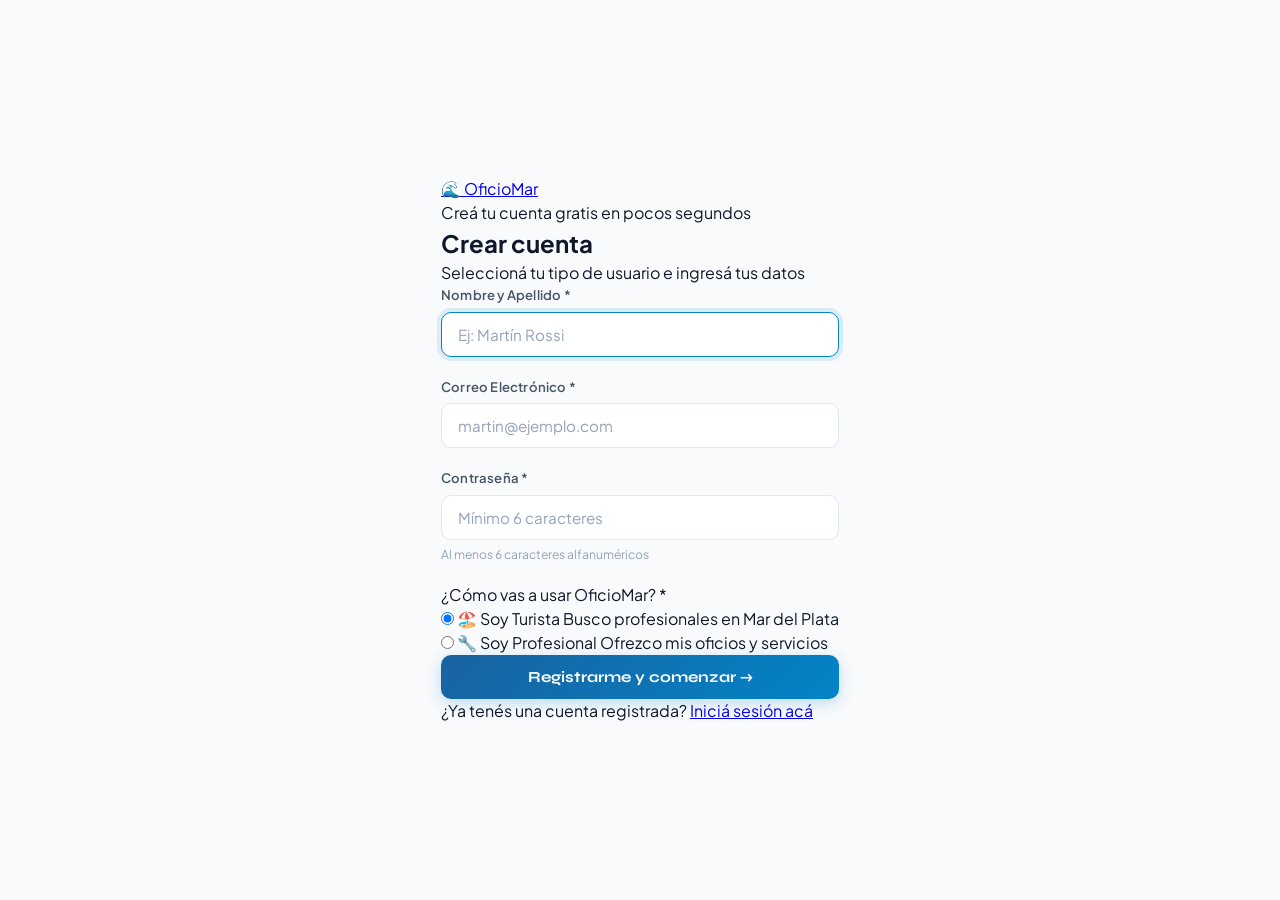
<file: Client/registro.html>
<!DOCTYPE html>
<html lang="es">
<head>
  <meta charset="UTF-8">
  <meta name="viewport" content="width=device-width, initial-scale=1.0">
  <title>OficioMar – Crear Cuenta</title>
  <link rel="stylesheet" href="estilo.css">
  <style>
    body {
      min-height: 100vh;
      display: flex;
      align-items: center;
      justify-content: center;
      background: var(--fondo);
      padding: 1.5rem;
    }
  </style>
</head>
<body>

  <div class="auth-container">
    <div class="auth-card" style="max-width: 440px;">
      
      <!-- LOGO PEQUEÑO ARRIBA -->
      <div class="auth-logo-header">
        <a href="index.php" class="auth-brand">
          <span class="brand-wave">🌊</span>
          <span class="brand-title">Oficio<span>Mar</span></span>
        </a>
        <p class="auth-tagline">Creá tu cuenta gratis en pocos segundos</p>
      </div>

      <!-- TÍTULO DEL FORMULARIO -->
      <div class="auth-header-text">
        <h2>Crear cuenta</h2>
        <p>Seleccioná tu tipo de usuario e ingresá tus datos</p>
      </div>

      <!-- MENSAJE DE ERROR -->
      <div class="alerta-error" id="alertaError">
        ⚠️ El correo ingresado ya existe o los datos son incompletos.
      </div>

      <!-- FORMULARIO DE REGISTRO -->
      <form action="registro.php" method="POST" class="auth-form" autocomplete="on">
        
        <div class="campo">
          <label for="nombre">Nombre y Apellido *</label>
          <input 
            type="text" 
            id="nombre" 
            name="nombre" 
            placeholder="Ej: Martín Rossi" 
            required 
            autocomplete="name"
            autofocus
          >
        </div>

        <div class="campo">
          <label for="email">Correo Electrónico *</label>
          <input 
            type="email" 
            id="email" 
            name="email" 
            placeholder="martin@ejemplo.com" 
            required 
            autocomplete="email"
          >
        </div>

        <div class="campo">
          <label for="contrasena">Contraseña *</label>
          <input 
            type="password" 
            id="contrasena" 
            name="contrasena" 
            placeholder="Mínimo 6 caracteres" 
            minlength="6" 
            required 
            autocomplete="new-password"
          >
          <div class="hint">Al menos 6 caracteres alfanuméricos</div>
        </div>

        <div class="rol-titulo">¿Cómo vas a usar OficioMar? *</div>
        <div class="rol-grid">
          <div>
            <input class="rol-input" type="radio" name="rol" id="rol-turista" value="turista" checked>
            <label class="rol-label" for="rol-turista">
              <span class="icono">🏖️</span>
              <span class="nombre">Soy Turista</span>
              <span class="desc">Busco profesionales en Mar del Plata</span>
            </label>
          </div>
          <div>
            <input class="rol-input" type="radio" name="rol" id="rol-profesional" value="profesional">
            <label class="rol-label" for="rol-profesional">
              <span class="icono">🔧</span>
              <span class="nombre">Soy Profesional</span>
              <span class="desc">Ofrezco mis oficios y servicios</span>
            </label>
          </div>
        </div>

        <button type="submit" class="btn-principal auth-btn">
          Registrarme y comenzar →
        </button>
      </form>

      <!-- ENLACE A INICIAR SESIÓN -->
      <div class="auth-footer">
        <span>¿Ya tenés una cuenta registrada?</span>
        <a href="index.php" class="auth-link">Iniciá sesión acá</a>
      </div>

    </div>
  </div>

  <script src="javascript.js"></script>
</body>
</html>
</file>
<file: Client/estilo.css>
/* =========================================================
   OFICIO MAR – SISTEMA DE DISEÑO MODERNO (DESIGN SYSTEM 2.0)
   ========================================================= */

@import url('https://fonts.googleapis.com/css2?family=Plus+Jakarta+Sans:wght@300;400;500;600;700;800&family=Syne:wght@700;800&display=swap');

:root {
  /* Paleta Marítima / Océano Atlántico Premium */
  --azul-profundo: #091a2e;
  --azul-oscuro: #0f2b4c;
  --azul-medio: #164372;
  --azul-primario: #1a62a0;
  --azul-vibrante: #0284c7;
  --cyan-electrico: #38bdf8;
  --cyan-suave: #e0f2fe;

  /* Neutros y Superficies */
  --fondo: #f8fafc;
  --fondo-alt: #f1f5f9;
  --fondo-dark: #091726;
  --blanco: #ffffff;
  --borde: #e2e8f0;
  --borde-dark: rgba(255, 255, 255, 0.12);
  --borde-focus: #38bdf8;

  /* Tipografía */
  --texto-principal: #0f172a;
  --texto-secundario: #475569;
  --texto-tenue: #94a3b8;
  --texto-blanco: #ffffff;

  /* Estados semánticos */
  --verde: #10b981;
  --verde-suave: #ecfdf5;
  --verde-borde: #a7f3d0;
  --rojo: #ef4444;
  --rojo-suave: #fef2f2;
  --rojo-borde: #fecaca;
  --naranja: #f59e0b;
  --naranja-suave: #fffbeb;
  --naranja-borde: #fde68a;

  /* Sombras y Efectos */
  --sombra-sm: 0 2px 4px rgba(15, 23, 42, 0.05);
  --sombra-md: 0 6px 18px -3px rgba(15, 23, 42, 0.08), 0 3px 8px -2px rgba(15, 23, 42, 0.04);
  --sombra-lg: 0 16px 36px -6px rgba(15, 23, 42, 0.12), 0 6px 14px -3px rgba(15, 23, 42, 0.05);
  --sombra-glow: 0 0 24px rgba(56, 189, 248, 0.35);
  --sombra-card-hover: 0 14px 30px -4px rgba(14, 43, 76, 0.14);

  /* Curvaturas */
  --radius-xs: 6px;
  --radius-sm: 10px;
  --radius-md: 16px;
  --radius-lg: 22px;
  --radius-xl: 30px;

  /* Transición estándar fluida */
  --trans: all 0.26s cubic-bezier(0.4, 0, 0.2, 1);
}

/* RESET */
*, *::before, *::after {
  margin: 0;
  padding: 0;
  box-sizing: border-box;
}

html {
  scroll-behavior: smooth;
}

body {
  font-family: 'Plus Jakarta Sans', sans-serif;
  background: var(--fondo);
  color: var(--texto-principal);
  min-height: 100vh;
  line-height: 1.5;
  -webkit-font-smoothing: antialiased;
}

/* =========================================================
   BARRA DE NAVEGACIÓN
   ========================================================= */
nav {
  background: rgba(255, 255, 255, 0.88);
  backdrop-filter: blur(14px);
  -webkit-backdrop-filter: blur(14px);
  border-bottom: 1px solid var(--borde);
  padding: 0 2rem;
  height: 68px;
  display: flex;
  align-items: center;
  justify-content: space-between;
  position: sticky;
  top: 0;
  z-index: 90;
  box-shadow: var(--sombra-sm);
  transition: var(--trans);
}

.logo {
  font-family: 'Syne', sans-serif;
  font-weight: 800;
  font-size: 1.45rem;
  color: var(--azul-oscuro);
  text-decoration: none;
  display: inline-flex;
  align-items: center;
  gap: 6px;
  letter-spacing: -0.5px;
  transition: transform 0.2s;
}

.logo:hover {
  transform: scale(1.02);
}

.logo span {
  background: linear-gradient(135deg, var(--azul-vibrante), var(--cyan-electrico));
  -webkit-background-clip: text;
  -webkit-text-fill-color: transparent;
}

.nav-right {
  display: flex;
  align-items: center;
  gap: 14px;
}

.nav-badge-role {
  background: var(--azul-medio);
  color: var(--cyan-suave);
  font-size: 0.75rem;
  font-weight: 700;
  padding: 4px 10px;
  border-radius: 999px;
  text-transform: uppercase;
  letter-spacing: 0.5px;
}

.nav-usuario {
  font-size: 0.92rem;
  color: var(--texto-secundario);
  font-weight: 600;
  display: inline-flex;
  align-items: center;
  gap: 8px;
}

.nav-usuario .avatar-mini {
  width: 34px;
  height: 34px;
  border-radius: 50%;
  background: linear-gradient(135deg, var(--cyan-suave), #dbeafe);
  display: flex;
  align-items: center;
  justify-content: center;
  font-size: 1rem;
  border: 2px solid var(--blanco);
  box-shadow: 0 2px 6px rgba(0,0,0,0.06);
}

.btn-salir {
  background: var(--fondo-alt);
  border: 1px solid var(--borde);
  color: var(--texto-secundario);
  padding: 8px 16px;
  border-radius: var(--radius-sm);
  font-family: inherit;
  font-size: 0.85rem;
  font-weight: 600;
  cursor: pointer;
  text-decoration: none;
  display: inline-flex;
  align-items: center;
  gap: 6px;
  transition: var(--trans);
}

.btn-salir:hover {
  background: var(--rojo-suave);
  color: var(--rojo);
  border-color: var(--rojo-borde);
}

/* =========================================================
   FORMULARIOS Y CAMPOS
   ========================================================= */
.campo {
  margin-bottom: 1.25rem;
  position: relative;
}

.campo label {
  display: block;
  font-size: 0.82rem;
  font-weight: 600;
  color: var(--texto-secundario);
  margin-bottom: 7px;
  letter-spacing: 0.2px;
}

.campo input,
.campo select,
.campo textarea {
  width: 100%;
  padding: 12px 16px;
  border: 1.5px solid var(--borde);
  border-radius: var(--radius-sm);
  font-family: inherit;
  font-size: 0.95rem;
  color: var(--texto-principal);
  background: var(--blanco);
  outline: none;
  transition: var(--trans);
}

.campo input:focus,
.campo select:focus,
.campo textarea:focus {
  border-color: var(--azul-vibrante);
  box-shadow: 0 0 0 4px rgba(2, 132, 199, 0.12);
  background: var(--blanco);
}

.campo input::placeholder,
.campo textarea::placeholder {
  color: var(--texto-tenue);
}

.campo .hint {
  font-size: 0.76rem;
  color: var(--texto-tenue);
  margin-top: 5px;
}

/* =========================================================
   BOTONES
   ========================================================= */
.btn-principal {
  width: 100%;
  padding: 13px 20px;
  background: linear-gradient(135deg, var(--azul-primario) 0%, var(--azul-vibrante) 100%);
  color: var(--blanco);
  border: none;
  border-radius: var(--radius-sm);
  font-family: 'Syne', sans-serif;
  font-size: 0.96rem;
  font-weight: 700;
  cursor: pointer;
  text-decoration: none;
  display: inline-flex;
  align-items: center;
  justify-content: center;
  gap: 8px;
  box-shadow: 0 4px 14px rgba(2, 132, 199, 0.25);
  transition: var(--trans);
}

.btn-principal:hover {
  opacity: 0.94;
  transform: translateY(-2px);
  box-shadow: 0 6px 20px rgba(2, 132, 199, 0.35);
}

.btn-principal:active {
  transform: translateY(0);
}

.btn-secundario {
  display: inline-flex;
  align-items: center;
  justify-content: center;
  gap: 8px;
  text-align: center;
  color: var(--azul-primario);
  background: var(--blanco);
  text-decoration: none;
  font-size: 0.92rem;
  font-weight: 600;
  padding: 12px 20px;
  border: 1.5px solid var(--borde);
  border-radius: var(--radius-sm);
  transition: var(--trans);
}

.btn-secundario:hover {
  background: var(--cyan-suave);
  border-color: var(--cyan-electrico);
  color: var(--azul-oscuro);
  transform: translateY(-1px);
}

/* BOTONES DE ACCIÓN RÁPIDA */
.btn-sm {
  padding: 7px 14px;
  font-size: 0.82rem;
  font-weight: 600;
  border-radius: var(--radius-xs);
  border: none;
  cursor: pointer;
  text-decoration: none;
  display: inline-flex;
  align-items: center;
  gap: 5px;
  transition: var(--trans);
}

.btn-verde {
  background: var(--verde);
  color: white;
}
.btn-verde:hover {
  background: #059669;
  transform: translateY(-1px);
}

.btn-rojo {
  background: var(--rojo-suave);
  color: var(--rojo);
  border: 1px solid var(--rojo-borde);
}
.btn-rojo:hover {
  background: var(--rojo);
  color: white;
}

/* =========================================================
   ALERTAS
   ========================================================= */
.alerta-error {
  background: var(--rojo-suave);
  border: 1px solid var(--rojo-borde);
  color: #b91c1c;
  padding: 12px 16px;
  border-radius: var(--radius-sm);
  font-size: 0.88rem;
  font-weight: 500;
  margin-bottom: 1.25rem;
  display: none;
  animation: fadeIn 0.3s ease;
}

.alerta-ok {
  background: var(--verde-suave);
  border: 1px solid var(--verde-borde);
  color: #047857;
  padding: 12px 16px;
  border-radius: var(--radius-sm);
  font-size: 0.88rem;
  font-weight: 500;
  margin-bottom: 1.25rem;
  display: none;
  animation: fadeIn 0.3s ease;
}

.alerta-error.show,
.alerta-ok.show {
  display: block;
}

/* =========================================================
   ANIMACIONES
   ========================================================= */
@keyframes fadeIn {
  from { opacity: 0; transform: translateY(12px); }
  to   { opacity: 1; transform: translateY(0); }
}

@keyframes scaleUp {
  from { opacity: 0; transform: scale(0.95); }
  to   { opacity: 1; transform: scale(1); }
}

@keyframes pulseGlow {
  0% { box-shadow: 0 0 0 0 rgba(16, 185, 129, 0.45); }
  70% { box-shadow: 0 0 0 10px rgba(16, 185, 129, 0); }
  100% { box-shadow: 0 0 0 0 rgba(16, 185, 129, 0); }
}

@keyframes pulseRed {
  0% { box-shadow: 0 0 0 0 rgba(239, 68, 68, 0.45); }
  70% { box-shadow: 0 0 0 10px rgba(239, 68, 68, 0); }
  100% { box-shadow: 0 0 0 0 rgba(239, 68, 68, 0); }
}

/* =========================================================
   BANNER DE URGENCIA Y HERO
   ========================================================= */
.urgencia-strip {
  background: linear-gradient(90deg, #dc2626 0%, #ea580c 100%);
  color: white;
  text-align: center;
  padding: 11px 16px;
  font-size: 0.88rem;
  font-weight: 600;
  cursor: pointer;
  letter-spacing: 0.2px;
  display: flex;
  align-items: center;
  justify-content: center;
  gap: 8px;
  box-shadow: 0 2px 10px rgba(220, 38, 38, 0.2);
  transition: var(--trans);
}

.urgencia-strip:hover {
  filter: brightness(1.1);
  letter-spacing: 0.4px;
}

.hero {
  background: linear-gradient(145deg, #091a2e 0%, #0f325a 50%, #175088 100%);
  padding: 3.5rem 2rem;
  color: white;
  position: relative;
  overflow: hidden;
}

.hero::before {
  content: '';
  position: absolute;
  top: -60px; right: -60px;
  width: 320px; height: 320px;
  border-radius: 50%;
  background: radial-gradient(circle, rgba(56, 189, 248, 0.15), transparent 70%);
  pointer-events: none;
}

.hero-inner {
  max-width: 880px;
  margin: 0 auto;
  position: relative;
  z-index: 1;
}

.hero h2 {
  font-family: 'Syne', sans-serif;
  font-size: 2.1rem;
  font-weight: 800;
  letter-spacing: -0.5px;
  margin-bottom: 0.5rem;
}

.hero h2 span {
  color: var(--cyan-electrico);
}

.hero p {
  color: rgba(255, 255, 255, 0.75);
  font-size: 1rem;
  margin-bottom: 1.8rem;
  font-weight: 400;
  max-width: 600px;
}

.barra-busqueda {
  display: flex;
  align-items: center;
  gap: 10px;
  background: var(--blanco);
  border-radius: var(--radius-md);
  padding: 8px 8px 8px 18px;
  box-shadow: 0 8px 30px rgba(0, 0, 0, 0.25);
  transition: var(--trans);
}

.barra-busqueda:focus-within {
  box-shadow: 0 8px 30px rgba(0, 0, 0, 0.3), 0 0 0 3px var(--cyan-electrico);
}

.barra-busqueda .search-icon {
  font-size: 1.2rem;
  color: var(--texto-tenue);
}

.barra-busqueda input {
  flex: 1;
  border: none;
  outline: none;
  font-family: inherit;
  font-size: 1rem;
  color: var(--texto-principal);
  background: transparent;
}

.barra-busqueda input::placeholder {
  color: #94a3b8;
}

.btn-buscar {
  background: linear-gradient(135deg, var(--azul-primario), var(--azul-vibrante));
  color: white;
  border: none;
  padding: 12px 24px;
  border-radius: var(--radius-sm);
  font-family: 'Syne', sans-serif;
  font-weight: 700;
  font-size: 0.92rem;
  cursor: pointer;
  transition: var(--trans);
}

.btn-buscar:hover {
  opacity: 0.95;
  transform: translateY(-1px);
}

/* =========================================================
   CHIPS DE FILTRADO
   ========================================================= */
.chips {
  display: flex;
  gap: 8px;
  flex-wrap: wrap;
  margin-bottom: 2rem;
}

.chip {
  background: var(--blanco);
  border: 1.5px solid var(--borde);
  color: var(--texto-secundario);
  padding: 8px 18px;
  border-radius: 999px;
  font-size: 0.88rem;
  font-weight: 600;
  cursor: pointer;
  display: inline-flex;
  align-items: center;
  gap: 6px;
  transition: var(--trans);
  box-shadow: var(--sombra-sm);
  user-select: none;
}

.chip:hover {
  border-color: var(--azul-vibrante);
  color: var(--azul-vibrante);
  transform: translateY(-1px);
}

.chip.active {
  background: linear-gradient(135deg, var(--azul-primario), var(--azul-vibrante));
  border-color: transparent;
  color: white;
  box-shadow: 0 4px 14px rgba(2, 132, 199, 0.28);
}

/* =========================================================
   TARJETAS DE PROFESIONALES (CARDS)
   ========================================================= */
.grid {
  display: grid;
  grid-template-columns: repeat(auto-fill, minmax(280px, 1fr));
  gap: 1.4rem;
}

.card {
  background: var(--blanco);
  border-radius: var(--radius-md);
  border: 1px solid var(--borde);
  overflow: hidden;
  box-shadow: var(--sombra-md);
  transition: var(--trans);
  display: flex;
  flex-direction: column;
}

.card:hover {
  transform: translateY(-5px);
  box-shadow: var(--sombra-card-hover);
  border-color: #cbd5e1;
}

.card-top {
  background: linear-gradient(180deg, #f8fafc 0%, #f1f5f9 100%);
  padding: 1.25rem;
  display: flex;
  align-items: center;
  gap: 14px;
  border-bottom: 1px solid var(--borde);
}

.card-top .av {
  width: 52px;
  height: 52px;
  border-radius: var(--radius-sm);
  background: linear-gradient(135deg, var(--cyan-suave), #dbeafe);
  display: flex;
  align-items: center;
  justify-content: center;
  font-size: 1.7rem;
  flex-shrink: 0;
  border: 1.5px solid var(--blanco);
  box-shadow: 0 2px 8px rgba(0,0,0,0.06);
}

.card-nombre {
  font-family: 'Syne', sans-serif;
  font-weight: 700;
  font-size: 1.05rem;
  color: var(--azul-oscuro);
  line-height: 1.2;
}

.card-rubro {
  font-size: 0.8rem;
  font-weight: 600;
  color: var(--azul-vibrante);
  margin-top: 3px;
}

.badge-disp {
  margin-left: auto;
  font-size: 0.72rem;
  font-weight: 700;
  padding: 4px 10px;
  border-radius: 999px;
  display: inline-flex;
  align-items: center;
  gap: 5px;
  flex-shrink: 0;
}

.badge-disp.disponible {
  background: var(--verde-suave);
  color: #047857;
  border: 1px solid var(--verde-borde);
}

.badge-disp.disponible .dot-pulse {
  width: 7px; height: 7px;
  border-radius: 50%;
  background: var(--verde);
  animation: pulseGlow 1.8s infinite;
}

.badge-disp.ocupado {
  background: var(--rojo-suave);
  color: #b91c1c;
  border: 1px solid var(--rojo-borde);
}

.badge-disp.ocupado .dot-pulse {
  width: 7px; height: 7px;
  border-radius: 50%;
  background: var(--rojo);
}

.card-mid {
  padding: 1.2rem;
  flex: 1;
}

.estrellas-wrap {
  display: flex;
  align-items: center;
  gap: 6px;
  margin-bottom: 10px;
}

.estrellas {
  color: #f59e0b;
  letter-spacing: 1px;
  font-size: 0.95rem;
}

.calif-num {
  font-weight: 700;
  color: var(--texto-principal);
  font-size: 0.88rem;
}

.calif-total {
  font-size: 0.78rem;
  color: var(--texto-tenue);
}

.card-detalles {
  display: flex;
  flex-direction: column;
  gap: 6px;
  font-size: 0.84rem;
  color: var(--texto-secundario);
  margin-top: 8px;
}

.detalle-item {
  display: flex;
  align-items: center;
  gap: 6px;
}

.precio-badge {
  margin-top: 12px;
  background: #f0f9ff;
  border: 1px solid #bae6fd;
  color: #0369a1;
  padding: 6px 12px;
  border-radius: var(--radius-xs);
  font-family: 'Syne', sans-serif;
  font-weight: 700;
  font-size: 0.92rem;
  display: inline-block;
}

.card-bot {
  padding: 1rem 1.25rem;
  background: #f8fafc;
  border-top: 1px solid var(--borde);
  display: flex;
  gap: 8px;
}

.btn-contactar {
  flex: 1;
  background: linear-gradient(135deg, var(--azul-primario), var(--azul-vibrante));
  color: white;
  border: none;
  padding: 10px;
  border-radius: var(--radius-sm);
  font-family: 'Syne', sans-serif;
  font-weight: 700;
  font-size: 0.84rem;
  cursor: pointer;
  text-decoration: none;
  text-align: center;
  transition: var(--trans);
}

.btn-contactar:hover {
  opacity: 0.92;
  transform: translateY(-1px);
}

.btn-ver-perfil {
  background: var(--blanco);
  color: var(--texto-secundario);
  border: 1px solid var(--borde);
  padding: 10px 14px;
  border-radius: var(--radius-sm);
  font-weight: 600;
  font-size: 0.84rem;
  cursor: pointer;
  text-decoration: none;
  text-align: center;
  transition: var(--trans);
}

.btn-ver-perfil:hover {
  background: var(--cyan-suave);
  color: var(--azul-oscuro);
  border-color: var(--cyan-electrico);
}

.card.oculta {
  display: none !important;
}

/* =========================================================
   PANEL PROFESIONAL Y DASHBOARD (VISTA MEJORADA)
   ========================================================= */
.dashboard-wrapper {
  max-width: 1060px;
  margin: 0 auto;
  padding: 2rem 1.5rem 4rem;
}

/* CABECERA DEL PROFESIONAL */
.prof-hero-card {
  background: linear-gradient(135deg, #091a2e 0%, #0f325a 60%, #154c82 100%);
  border-radius: var(--radius-lg);
  padding: 2rem;
  color: white;
  margin-bottom: 2rem;
  box-shadow: var(--sombra-lg);
  border: 1px solid rgba(255, 255, 255, 0.1);
  display: flex;
  align-items: center;
  justify-content: space-between;
  flex-wrap: wrap;
  gap: 1.5rem;
}

.prof-hero-left {
  display: flex;
  align-items: center;
  gap: 1.25rem;
  flex-wrap: wrap;
}

.prof-hero-avatar {
  width: 76px;
  height: 76px;
  border-radius: var(--radius-md);
  background: rgba(255, 255, 255, 0.12);
  border: 2px solid rgba(255, 255, 255, 0.25);
  display: flex;
  align-items: center;
  justify-content: center;
  font-size: 2.4rem;
  box-shadow: 0 4px 14px rgba(0, 0, 0, 0.2);
}

.prof-hero-info h2 {
  font-family: 'Syne', sans-serif;
  font-size: 1.7rem;
  font-weight: 800;
  letter-spacing: -0.5px;
}

.prof-hero-info p {
  color: rgba(255, 255, 255, 0.7);
  font-size: 0.9rem;
  margin-top: 3px;
}

.prof-rubro-pill {
  display: inline-flex;
  align-items: center;
  gap: 6px;
  background: rgba(56, 189, 248, 0.18);
  border: 1px solid rgba(56, 189, 248, 0.35);
  color: var(--cyan-brillo);
  font-size: 0.8rem;
  font-weight: 700;
  padding: 3px 12px;
  border-radius: 999px;
  margin-top: 6px;
}

/* TOGGLE DE DISPONIBILIDAD ESTILIZADO */
.disp-toggle-box {
  background: rgba(255, 255, 255, 0.08);
  border: 1px solid rgba(255, 255, 255, 0.15);
  border-radius: var(--radius-md);
  padding: 12px 18px;
  display: flex;
  align-items: center;
  gap: 14px;
}

.disp-toggle-text {
  text-align: right;
}

.disp-toggle-text .disp-status-title {
  font-size: 0.88rem;
  font-weight: 700;
}

.disp-toggle-text .disp-status-sub {
  font-size: 0.75rem;
  color: rgba(255, 255, 255, 0.6);
}

.switch-wrap {
  position: relative;
  display: inline-block;
  width: 58px;
  height: 32px;
}

.switch-wrap input {
  opacity: 0;
  width: 0;
  height: 0;
}

.switch-slider {
  position: absolute;
  cursor: pointer;
  inset: 0;
  background-color: rgba(255, 255, 255, 0.2);
  transition: 0.3s;
  border-radius: 34px;
  border: 1.5px solid rgba(255, 255, 255, 0.3);
}

.switch-slider:before {
  position: absolute;
  content: "";
  height: 22px;
  width: 22px;
  left: 4px;
  bottom: 3.5px;
  background-color: white;
  transition: 0.3s;
  border-radius: 50%;
  box-shadow: 0 2px 6px rgba(0,0,0,0.25);
}

input:checked + .switch-slider {
  background-color: var(--verde);
  border-color: var(--verde);
}

input:checked + .switch-slider:before {
  transform: translateX(25px);
}

/* BARRA DE COMPLETITUD */
.completitud-card {
  background: var(--blanco);
  border: 1px solid var(--borde);
  border-radius: var(--radius-md);
  padding: 1.25rem 1.5rem;
  margin-bottom: 2rem;
  box-shadow: var(--sombra-sm);
  display: flex;
  align-items: center;
  justify-content: space-between;
  gap: 1.5rem;
  flex-wrap: wrap;
}

.completitud-info {
  flex: 1;
  min-width: 240px;
}

.completitud-header {
  display: flex;
  justify-content: space-between;
  margin-bottom: 6px;
  font-size: 0.86rem;
  font-weight: 700;
}

.completitud-header span:first-child {
  color: var(--azul-oscuro);
}

.completitud-header span:last-child {
  color: var(--azul-vibrante);
}

.progress-track {
  width: 100%;
  height: 9px;
  background: var(--fondo-alt);
  border-radius: 999px;
  overflow: hidden;
  position: relative;
}

.progress-bar {
  height: 100%;
  background: linear-gradient(90deg, var(--azul-vibrante), var(--cyan-electrico));
  border-radius: 999px;
  transition: width 0.6s ease;
}

/* STATS KPI */
.stats-grid {
  display: grid;
  grid-template-columns: repeat(auto-fit, minmax(210px, 1fr));
  gap: 1rem;
  margin-bottom: 2rem;
}

.stat-card {
  background: var(--blanco);
  border: 1px solid var(--borde);
  border-radius: var(--radius-md);
  padding: 1.25rem;
  box-shadow: var(--sombra-sm);
  transition: var(--trans);
  position: relative;
  overflow: hidden;
}

.stat-card:hover {
  transform: translateY(-3px);
  box-shadow: var(--sombra-md);
  border-color: #cbd5e1;
}

.stat-card .stat-icon {
  font-size: 1.5rem;
  margin-bottom: 8px;
}

.stat-card .stat-val {
  font-family: 'Syne', sans-serif;
  font-size: 2rem;
  font-weight: 800;
  color: var(--azul-oscuro);
  line-height: 1;
}

.stat-card .stat-desc {
  font-size: 0.8rem;
  font-weight: 600;
  color: var(--texto-secundario);
  margin-top: 6px;
}

/* PESTAÑAS (TABS) DEL DASHBOARD */
.nav-tabs {
  display: flex;
  gap: 8px;
  margin-bottom: 1.5rem;
  border-bottom: 2px solid var(--borde);
  padding-bottom: 8px;
  overflow-x: auto;
}

.tab-btn {
  background: transparent;
  border: none;
  font-family: 'Plus Jakarta Sans', sans-serif;
  font-size: 0.92rem;
  font-weight: 600;
  color: var(--texto-secundario);
  padding: 10px 18px;
  border-radius: var(--radius-sm);
  cursor: pointer;
  display: inline-flex;
  align-items: center;
  gap: 8px;
  transition: var(--trans);
  white-space: nowrap;
}

.tab-btn:hover {
  background: var(--fondo-alt);
  color: var(--azul-oscuro);
}

.tab-btn.active {
  background: var(--azul-oscuro);
  color: white;
  box-shadow: 0 4px 12px rgba(15, 43, 76, 0.2);
}

.tab-btn .badge-count {
  background: var(--azul-vibrante);
  color: white;
  font-size: 0.72rem;
  padding: 2px 7px;
  border-radius: 999px;
  font-weight: 700;
}

.tab-content {
  display: none;
  animation: fadeIn 0.3s ease;
}

.tab-content.active {
  display: block;
}

/* LISTA DE SOLICITUDES */
.solicitudes-list {
  display: flex;
  flex-direction: column;
  gap: 12px;
}

.solicitud-item {
  background: var(--blanco);
  border: 1px solid var(--borde);
  border-radius: var(--radius-md);
  padding: 1.4rem;
  box-shadow: var(--sombra-sm);
  transition: var(--trans);
  display: flex;
  flex-direction: column;
  gap: 12px;
}

.solicitud-item:hover {
  box-shadow: var(--sombra-md);
  border-color: #cbd5e1;
}

.solicitud-head {
  display: flex;
  justify-content: space-between;
  align-items: center;
  flex-wrap: wrap;
  gap: 10px;
}

.solicitud-user {
  font-family: 'Syne', sans-serif;
  font-size: 1.05rem;
  font-weight: 700;
  color: var(--azul-oscuro);
}

.solicitud-fecha {
  font-size: 0.78rem;
  color: var(--texto-tenue);
}

.solicitud-cuerpo {
  background: var(--fondo-alt);
  padding: 12px 14px;
  border-radius: var(--radius-sm);
  font-size: 0.92rem;
  color: var(--texto-secundario);
  line-height: 1.6;
}

.solicitud-meta {
  display: flex;
  gap: 16px;
  font-size: 0.82rem;
  color: var(--texto-secundario);
  flex-wrap: wrap;
}

.solicitud-actions {
  display: flex;
  gap: 8px;
  justify-content: flex-end;
  flex-wrap: wrap;
  padding-top: 6px;
}

/* BADGES DE ESTADO DE SOLICITUD */
.badge-estado-sol {
  font-size: 0.75rem;
  font-weight: 700;
  padding: 4px 10px;
  border-radius: 999px;
  text-transform: capitalize;
}

.badge-estado-sol.pendiente {
  background: var(--naranja-suave);
  color: #b45309;
  border: 1px solid var(--naranja-borde);
}

.badge-estado-sol.aceptado {
  background: var(--verde-suave);
  color: #047857;
  border: 1px solid var(--verde-borde);
}

.badge-estado-sol.rechazado {
  background: var(--rojo-suave);
  color: #b91c1c;
  border: 1px solid var(--rojo-borde);
}

.badge-estado-sol.completado {
  background: #eff6ff;
  color: #1d4ed8;
  border: 1px solid #bfdbfe;
}

/* =========================================================
   FORMULARIO DE EDICIÓN DE PERFIL PROFESIONAL
   ========================================================= */
.form-panel-card {
  background: var(--blanco);
  border: 1px solid var(--borde);
  border-radius: var(--radius-lg);
  padding: 2rem;
  box-shadow: var(--sombra-sm);
}

.form-panel-card .form-grid {
  display: grid;
  grid-template-columns: repeat(auto-fit, minmax(280px, 1fr));
  gap: 1.25rem;
}

/* =========================================================
   SISTEMA DE CALIFICACIÓN POR ESTRELLAS (STAR RATING)
   ========================================================= */
.star-rating-box {
  display: flex;
  align-items: center;
  gap: 6px;
  font-size: 1.8rem;
  cursor: pointer;
  margin: 8px 0 14px;
}

.star-rating-box .star {
  color: #cbd5e1;
  transition: color 0.15s ease, transform 0.15s ease;
}

.star-rating-box .star.hover,
.star-rating-box .star.selected {
  color: #f59e0b;
}

.star-rating-box .star:hover {
  transform: scale(1.2);
}

.rating-score-desc {
  font-size: 0.88rem;
  font-weight: 600;
  color: var(--texto-secundario);
  margin-left: 10px;
}

/* =========================================================
   MODALES FLOTANTES (CONTACTO Y SOLICITUDES)
   ========================================================= */
.modal-backdrop {
  display: none;
  position: fixed;
  inset: 0;
  background: rgba(9, 26, 46, 0.7);
  backdrop-filter: blur(8px);
  -webkit-backdrop-filter: blur(8px);
  z-index: 200;
  align-items: center;
  justify-content: center;
  padding: 1.25rem;
  opacity: 0;
  transition: opacity 0.3s ease;
}

.modal-backdrop.open {
  display: flex;
  opacity: 1;
}

.modal-container {
  background: var(--blanco);
  border-radius: var(--radius-lg);
  width: 100%;
  max-width: 480px;
  overflow: hidden;
  box-shadow: 0 25px 50px -12px rgba(0, 0, 0, 0.35);
  animation: scaleUp 0.3s cubic-bezier(0.16, 1, 0.3, 1);
  border: 1px solid rgba(255, 255, 255, 0.2);
}

.modal-header {
  background: linear-gradient(135deg, var(--azul-oscuro) 0%, var(--azul-medio) 100%);
  padding: 1.5rem;
  color: white;
  display: flex;
  align-items: center;
  gap: 12px;
}

.modal-header .modal-icon {
  width: 44px;
  height: 44px;
  border-radius: var(--radius-sm);
  background: rgba(255, 255, 255, 0.15);
  display: flex;
  align-items: center;
  justify-content: center;
  font-size: 1.4rem;
}

.modal-header h3 {
  font-family: 'Syne', sans-serif;
  font-size: 1.2rem;
  font-weight: 700;
}

.modal-close-btn {
  margin-left: auto;
  background: rgba(255, 255, 255, 0.12);
  border: none;
  color: white;
  width: 32px;
  height: 32px;
  border-radius: 50%;
  font-size: 1rem;
  cursor: pointer;
  display: flex;
  align-items: center;
  justify-content: center;
  transition: var(--trans);
}

.modal-close-btn:hover {
  background: rgba(255, 255, 255, 0.25);
  transform: rotate(90deg);
}

.modal-body {
  padding: 1.5rem;
}

/* =========================================================
   SISTEMA DE TOAST MODERNO
   ========================================================= */
.toast-container {
  position: fixed;
  bottom: 24px;
  right: 24px;
  z-index: 300;
  display: flex;
  flex-direction: column;
  gap: 10px;
  pointer-events: none;
}

.toast {
  background: var(--azul-profundo);
  color: white;
  border-radius: var(--radius-sm);
  padding: 14px 20px;
  font-size: 0.9rem;
  font-weight: 500;
  box-shadow: 0 10px 25px -5px rgba(0, 0, 0, 0.3);
  display: flex;
  align-items: center;
  gap: 10px;
  pointer-events: auto;
  opacity: 0;
  transform: translateY(20px);
  transition: var(--trans);
  border-left: 4px solid var(--cyan-electrico);
}

.toast.show {
  opacity: 1;
  transform: translateY(0);
}

.toast.toast-ok {
  border-left-color: var(--verde);
}

.toast.toast-error {
  border-left-color: var(--rojo);
}

/* =========================================================
   ESTADOS VACÍOS (EMPTY STATES)
   ========================================================= */
.empty-state {
  text-align: center;
  padding: 3.5rem 1.5rem;
  background: var(--blanco);
  border: 1px dashed var(--borde);
  border-radius: var(--radius-md);
  color: var(--texto-secundario);
}

.empty-state .empty-icon {
  font-size: 3rem;
  margin-bottom: 12px;
  opacity: 0.85;
}

.empty-state h3 {
  font-family: 'Syne', sans-serif;
  font-size: 1.25rem;
  font-weight: 700;
  color: var(--azul-oscuro);
  margin-bottom: 6px;
}

.empty-state p {
  font-size: 0.92rem;
  max-width: 420px;
  margin: 0 auto;
  color: var(--texto-tenue);
}

/* =========================================================
   RESPONSIVIDAD
   ========================================================= */
@media (max-width: 768px) {
  nav {
    padding: 0 1.2rem;
    height: 62px;
  }
  .nav-usuario {
    font-size: 0.84rem;
  }
  .hero {
    padding: 2.5rem 1.25rem;
  }
  .hero h2 {
    font-size: 1.65rem;
  }
  .barra-busqueda {
    flex-direction: column;
    padding: 8px;
  }
  .btn-buscar {
    width: 100%;
  }
  .prof-hero-card {
    flex-direction: column;
    align-items: flex-start;
  }
  .disp-toggle-box {
    width: 100%;
    justify-content: space-between;
  }
}
</file>
